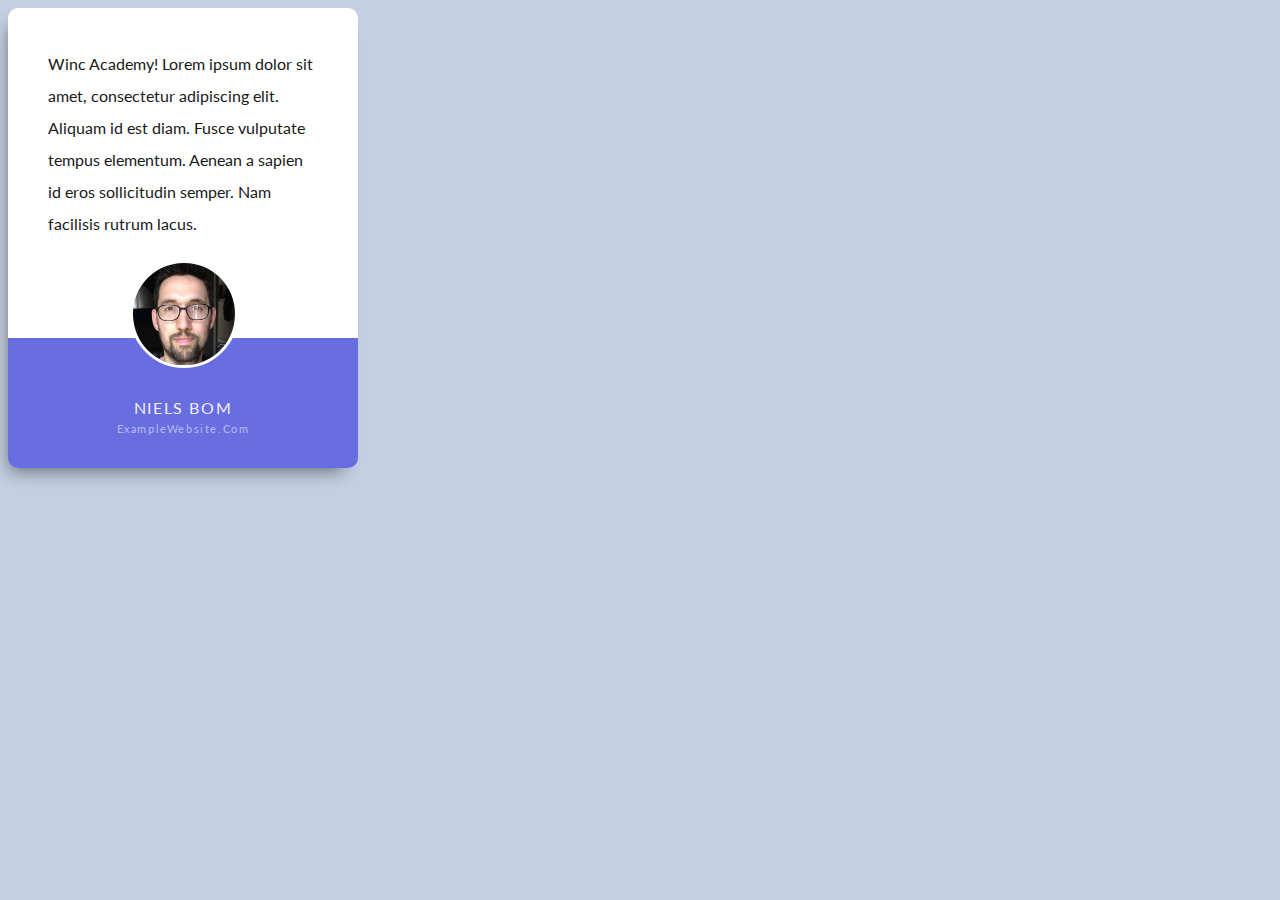
<file: Level1/index.html>
<!DOCTYPE html>
<html lang="en">

<head>
    <meta charset="UTF-8">
    <meta name="viewport" content="width=device-width, initial-scale=1.0">
    <meta http-equiv="X-UA-Compatible" content="ie=edge">
    <title>Level 1: Testimonial maken</title>
    <link rel="stylesheet" type="text/css" href="CSS/style.css">
</head>

<body>
    <div class="container">
        <div class="testimonial">
            <p>Winc Academy! Lorem ipsum dolor sit amet, consectetur adipiscing elit. Aliquam id est diam.
                Fusce vulputate tempus elementum. Aenean a sapien id eros sollicitudin semper.
                Nam facilisis rutrum lacus.</p>
        </div>
        <div class="image">
            <img src="Afbeeldingen/Niels.jpg">
        </div>
        <div class="footer-testimonial">
            <p>Niels Bom</p>
            <a href="#">ExampleWebsite.com</a>
        </div>
    </div>
</body>

</html>
</file>
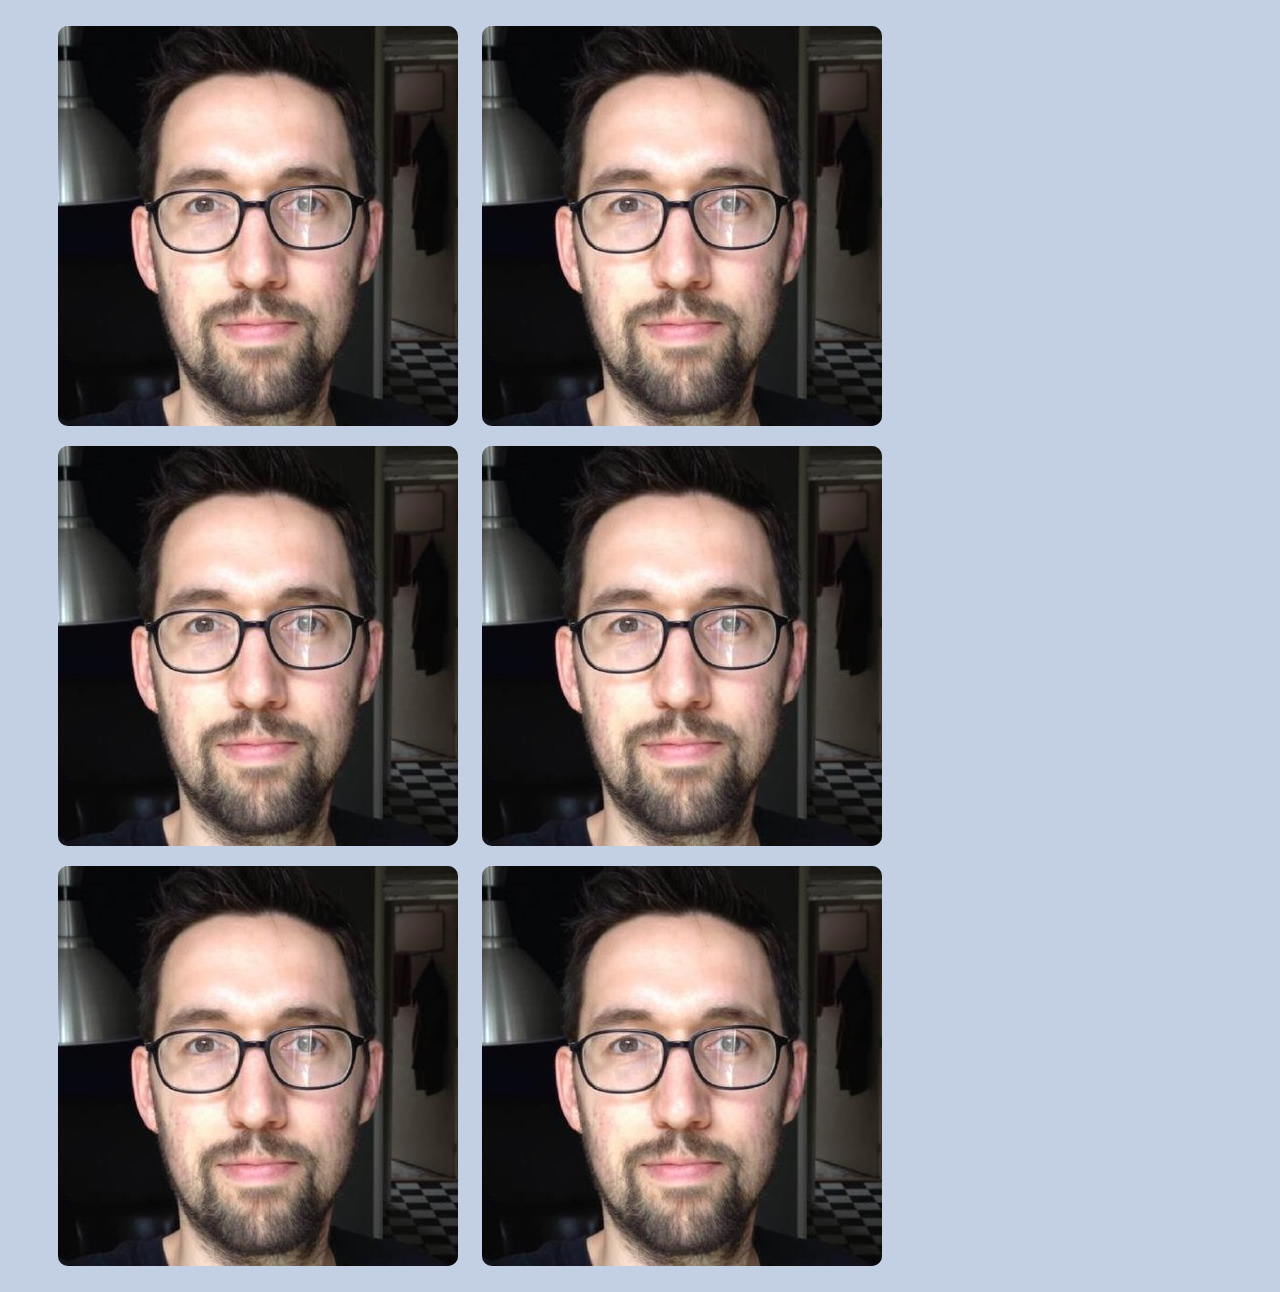
<file: Level2/index.html>
<!DOCTYPE html>
<html lang="en">

<head>
    <meta charset="UTF-8">
    <meta name="viewport" content="width=device-width, initial-scale=1.0">
    <meta http-equiv="X-UA-Compatible" content="ie=edge">
    <title>Level 2: Portfolio Grid</title>
    <link rel="stylesheet" type="text/css" href="CSS/style.css">
</head>

<body>
    <div id="container">
        <ul>
            <li><button>Read More</button><img src="Afbeeldingen/Niels.jpg"></li>
            <li><button>Read More</button><img src="Afbeeldingen/Niels.jpg"></li>
            <li><button>Read More</button><img src="Afbeeldingen/Niels.jpg"></li>
            <li><button>Read More</button><img src="Afbeeldingen/Niels.jpg"></li>
            <li><button>Read More</button><img src="Afbeeldingen/Niels.jpg"></li>
            <li><button>Read More</button><img src="Afbeeldingen/Niels.jpg"></li>
        </ul>
    </div>
</body>

</html>
</file>
<file: Level1/CSS/style.css>
@import url('https://fonts.googleapis.com/css2?family=Lato&display=swap');

body  {
  background-color: #c3cfe2;
  font-family: 'Lato', sans-serif;
}

img {
  border-radius: 50%;
  border: 3px solid white;
  width: 25%;
}

.container {
  width: 350px;
  margin: 0;
  border-radius: 10px;
  box-shadow: -7px 11px 17px -8px rgba(0,0,0,0.48);
}

.testimonial  {
  background-color: white;
  color: black;
  height: 250px;
  margin: 0;
  padding: 40px;
  border-radius: 10px 10px 0px 0px;
  line-height: 2em;
}

.footer-testimonial {
  background-color: #686de0;
  height: 10px;
  margin: 0;
  padding: 60px;
  text-align: center;
  color: white;
  text-transform: uppercase;
  letter-spacing: 0.1em;
  border-radius: 0px 0px 10px 10px;
}

.image  {
  position: absolute;
  left: 130px;
  top: 260px;
  margin: 0;
}

p {
  margin: 0;
  opacity: 0.9;
}

a {
  text-transform: capitalize;
  color: white;
  text-decoration: none;
  opacity: 0.5;
  margin: 0;
  font-size: 11px;
}
</file>
<file: Level2/CSS/style.css>
body  {
  background-color: #c3cfe2;
}

img {
  border-radius: 10px;
  background: gray;
}

/* img:hover {
  opacity: 0;
  transition: opacity 1s;
} */

ul {
  list-style: none;
}

li {
  display: inline-block;
  position: relative;
  border-radius: 10px;
  background-color: gray;
  margin: 10px;
  height: 400px;
  width: 400px;
}

li:hover img {
  opacity: 0;
  transition: opacity 1s;
}

li:hover button {
  visibility: visible;
  transition: visibility 1s;
}

button {
  position: absolute;
  width: 100px;
  height: 50px;
  top: 170px;
  left: 160px;
  visibility: hidden;
}

.container {
  max-width: 1200px;
  display: grid;
}

@media (min-width: 600px) {
  .container {
    grid-template-columns: repeat(2, 1fr);
  }
}

@media (min-width: 900px) {
  .container {
    grid-template-columns: repeat(3, 1fr);
  }
}
</file>
